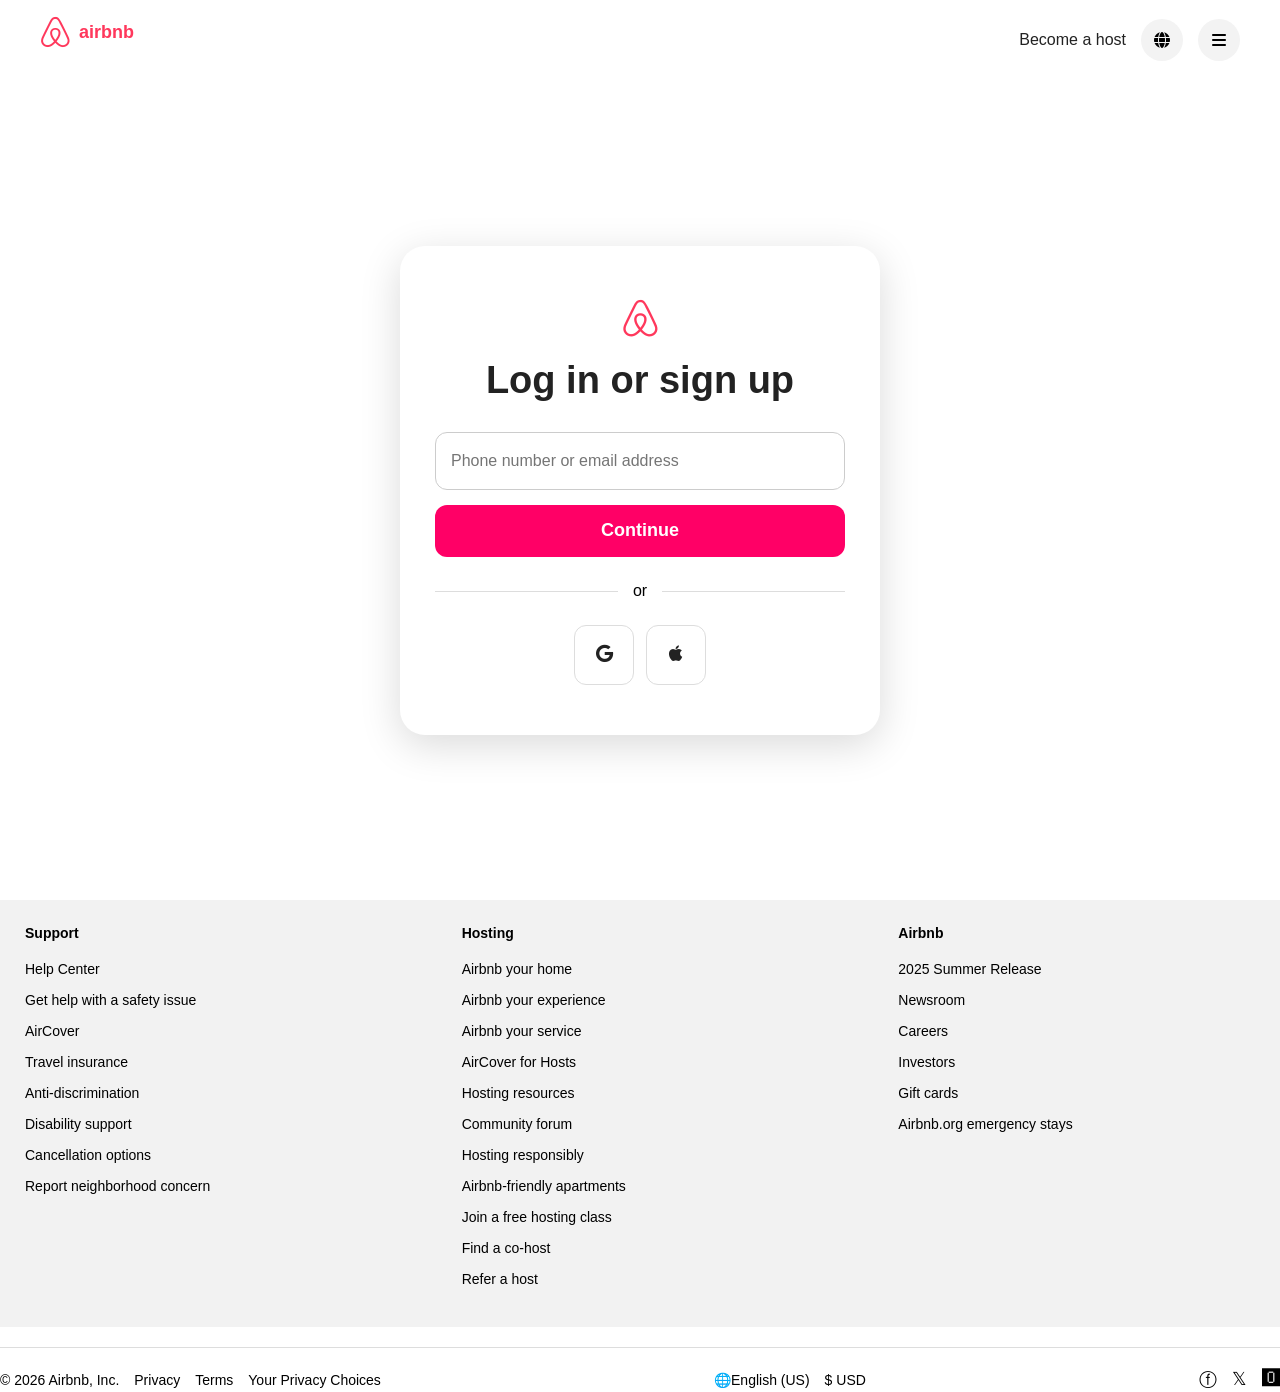
<file: airbnb2.html>
<!DOCTYPE html>
<html lang="en">
<head>
    <meta charset="UTF-8">
    <meta name="viewport" content="width=device-width, initial-scale=1.0">
     <title>Customer Service - Airbnb Help Center</title>
    <link rel="shortcut icon" href="AIRBNB WEBSITE ICON.png">
     <link rel="stylesheet"
    href="https://cdnjs.cloudflare.com/ajax/libs/font-awesome/6.5.1/css/all.min.css">
    <link rel="stylesheet" href="airbnb2.css">
</head>
<body>

    <header class="navbar">
        <div class="logo"> 
            <i class="fa-brands fa-airbnb"></i>
            <span>airbnb</span>
        </div>

        <div class="nav-right">
            <a href="#">Become a host</a>
            <div class="icon-circle">
                <i class="fa-solid fa-globe"></i>
            </div>

            <div class="menu-circle">
                <i class="fa-solid fa-bars"></i>
            </div>
        </div>
    </header>

    <main class="hero">

        <div class="login-card">

            <div class="airbnb-icon">
                <i class="fa-brands fa-airbnb"></i>
            </div>
           
            <h1>Log in or sign up</h1>

            <input
                type="text"
                placeholder="Phone number or email address"
            />
            <a href="index.html">
            <button>Continue</button></a>

            <div class="divider">
                <span>or</span>
            </div>

            <div class="social-login">
                <button class="social google">
                    <i class="fa-brands fa-google"></i>
                </button>

                <button class="social apple">
                    <i class="fa-brands fa-apple"></i>
                </button>
            </div>

        </div>

    </main>

    <!-- TOP PART -->
    
 <footer>
  <div class="footer-container">
    <div class="footer-column">
      <h3>Support</h3>
      <p>Help Center</p>
      <p>Get help with a safety issue</p>
      <p>AirCover</p>
      <p>Travel insurance</p>
      <p>Anti-discrimination</p>
      <p>Disability support</p>
      <p>Cancellation options</p>
      <p>Report neighborhood concern</p>
    </div>
    <div class="footer-column">
      <h3>Hosting</h3>
      <p>Airbnb your home</p>
      <p>Airbnb your experience</p>
      <p>Airbnb your service</p>
      <p>AirCover for Hosts</p>
      <p>Hosting resources</p>
      <p>Community forum</p>
      <p>Hosting responsibly</p>
      <p>Airbnb-friendly apartments</p>
      <p>Join a free hosting class</p>
      <p>Find a co‑host</p>
      <p>Refer a host</p>
    </div>
    <div class="footer-column">
      <h3>Airbnb</h3>
      <p>2025 Summer Release</p>
      <p>Newsroom</p>
      <p>Careers</p>
      <p>Investors</p>
      <p>Gift cards</p>
      <p>Airbnb.org emergency stays</p>
    </div>
  </div>
    <!-- BOTTOM PART -->
     <div class="footer-bottom">
      <div class="left-side">
        <span>© 2026 Airbnb, Inc.</span>
        <span>Privacy</span>
        <span>Terms</span>
        <span>Your Privacy Choices</span>
      </div>
      <div class="right-side">
        <span>🌐English (US)</span>
        <span>$ USD</span>
      </div>
      <div class="icons">
        <span>ⓕ</span>
        <span>𝕏</span>
        <span>🅾</span>
      </div>
     </div>
 </footer>


</body>
</html>
</file>
<file: airbnb2.css>
*{
    margin:0;
    padding:0;
    box-sizing:border-box;
    font-family:Arial, Helvetica, sans-serif;
}

body{
    min-height:100vh;
    /* background:url('https://a0.muscache.com/im/pictures/AirbnbPlatformAssets/AirbnbPlatformAssets-signup-and-login/original/2d46d9a0-5218-4fa7-91da-356eb8bb130b.jpeg?im_w=2560&im_q=medq')
    center/cover no-repeat;
    */
}

.navbar{
    background:#fff;
    height:80px;
    display:flex;
    align-items:center;
    justify-content:space-between;
    padding:0 40px;
}

.logo{
    display:flex;
    align-items:center;
    gap:8px;
    color:#ff385c;
    font-size:18px;
    font-weight:bold;
}

.logo i{
    font-size:35px;
}

.nav-right{
    display:flex;
    align-items:center;
    gap:15px;
}

.nav-right a{
    text-decoration:none;
    color:#222;
    font-weight:500;
}

.icon-circle,
.menu-circle{
    width:42px;
    height:42px;
    border-radius:50%;
    background:#f3f3f3;
    display:flex;
    align-items:center;
    justify-content:center;
    cursor:pointer;
}

.hero{
     background:url('https://a0.muscache.com/im/pictures/AirbnbPlatformAssets/AirbnbPlatformAssets-signup-and-login/original/2d46d9a0-5218-4fa7-91da-356eb8bb130b.jpeg?im_w=2560&im_q=medq')
    center/cover no-repeat;
    display:flex;
    justify-content:center;
    align-items:center;
    height:calc(100vh - 80px);
}

.login-card{
    width:480px;
    background:white;
    border-radius:25px;
    padding:50px 35px;
    text-align:center;
    box-shadow:0 10px 40px rgba(0,0,0,.15);
}

.airbnb-icon{
    color:#ff385c;
    font-size:42px;
    margin-bottom:15px;
}

.logo {
  position:relative;
  width: 120px;
  height: auto;
  margin-bottom: 16px}

.login-card h1{
    color:#222;
    margin-bottom:30px;
    font-size:38px;
}

.login-card input{
    width:100%;
    height:58px;
    border:1px solid #ccc;
    border-radius:12px;
    padding:0 15px;
    font-size:16px;
    margin-bottom:15px;
}

.login-card button{
    width:100%;
    height:52px;
    border:none;
    border-radius:12px;
    background:#ff0066;
    color:white;
    font-size:18px;
    font-weight:bold;
    cursor:pointer;
}

.divider{
    margin:25px 0;
    position:relative;
}

.divider::before{
    content:"";
    position:absolute;
    left:0;
    top:50%;
    width:100%;
    height:1px;
    background:#ddd;
}

.divider span{
    background:#fff;
    padding:0 15px;
    position:relative;
    z-index:1;
}

.social-login{
    display:flex;
    justify-content:center;
    gap:12px;
}

.social{
    width:60px !important;
    height:60px !important;
    border-radius:12px !important;
    border:1px solid #ddd !important;
    background:white !important;
    color:#222 !important;
    font-size:24px;
}

.google:hover,
.apple:hover{
    background:#f5f5f5 !important;
}


/* TOP FOOTER */
.footer-container{
    background: #f2f2f2;
    /* padding: 50px 0; */
    display: grid;
    grid-template-columns: repeat(3, 1fr);
    gap: 80px;
    margin-bottom: 20px;
    padding: 25px;
}

.footer-column h3{
    font-size: 14px;
    margin-bottom: 20px;
}

.footer-column p{
    margin-bottom: 15px;
    color: black;
    cursor: pointer;
    font-size: 14px;
    font-weight: 400;
}

.footer-column p:hover{
    text-decoration: underline;
}

.footer-bottom{
    display: flex;
    justify-content: space-between;
    align-items: center;
    border-top: 1px solid #ddd;
    padding-top: 20px;
    flex-wrap: wrap; 
    grid-column: 1 / -1;
}

.left-side{
    display: flex;
    gap: 15px;
    flex-wrap: wrap;
    font-size: 14px;
    text-decoration: #222;
}

.right-side{
    display: flex;
    gap: 15px;
    align-items: center;
    font-size: 14px;
}

.icons{
    display:flex;
    gap: 15px;
    font-size: 18px;
}
</file>
